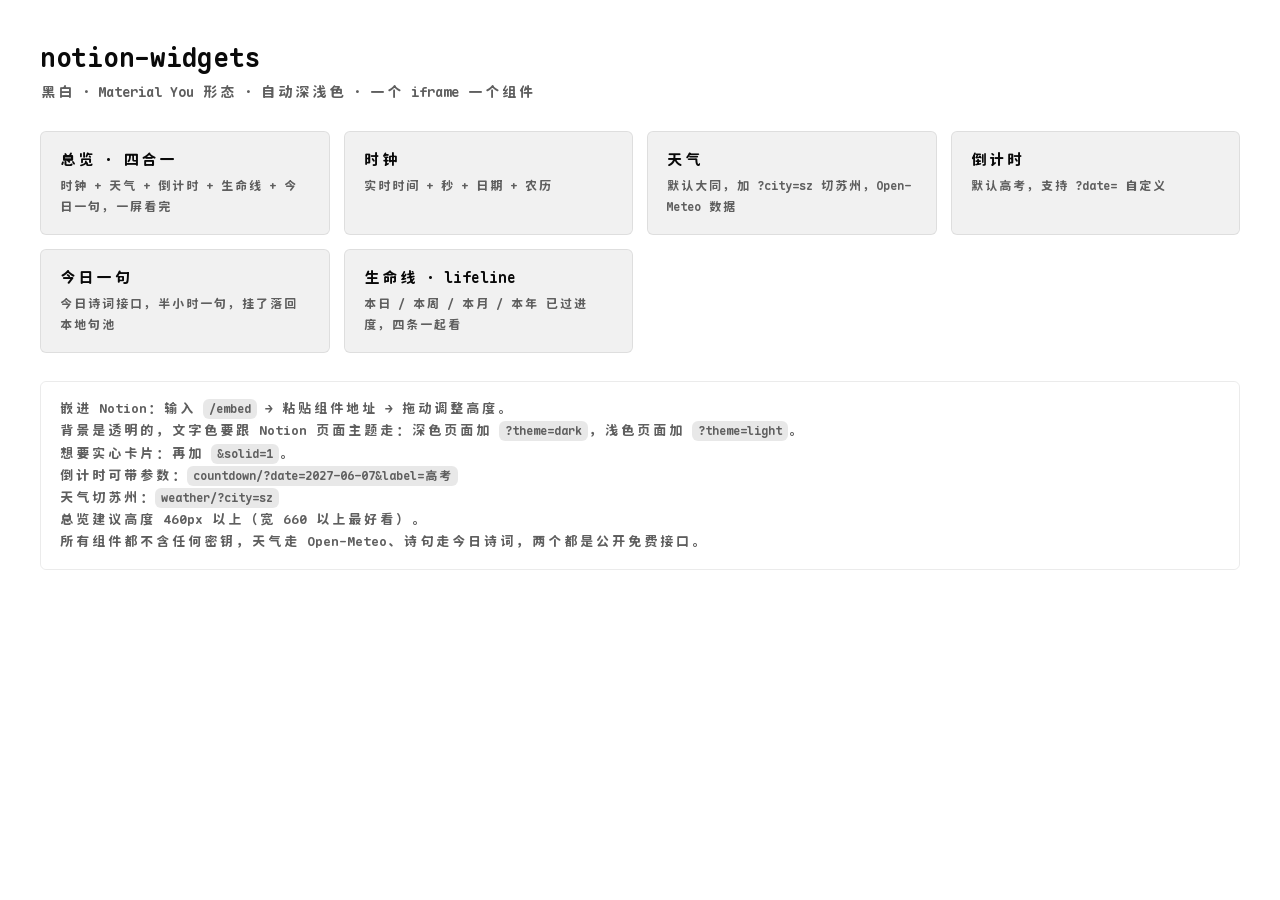
<file: index.html>
<!DOCTYPE html>
<html lang="zh-CN">
<head>
<meta charset="UTF-8">
<meta name="viewport" content="width=device-width, initial-scale=1">
<title>notion-widgets</title>
<link rel="stylesheet" href="assets/base.css">
<style>
  html, body { overflow: auto; }
  body { background: var(--bg); padding: clamp(16px, 4vw, 40px); }
  h1 {
    font-size: clamp(18px, 2.6vw, 26px);
    font-weight: 600;
    letter-spacing: -.01em;
    margin: 0 0 6px;
  }
  p.lead { color: var(--ink-2); font-size: 14px; margin: 0 0 28px; line-height: 1.6; }
  .grid {
    display: grid;
    grid-template-columns: repeat(auto-fill, minmax(240px, 1fr));
    gap: 14px;
  }
  a.tile {
    display: block;
    text-decoration: none;
    color: inherit;
    background: var(--surface);
    border: 1px solid var(--line);
    border-radius: var(--r-md);
    padding: 18px;
    transition: background .18s var(--ease), transform .18s var(--ease);
  }
  a.tile:hover { background: var(--surface-2); transform: translateY(-2px); }
  a.tile b { display: block; font-size: 15px; font-weight: 600; margin-bottom: 4px; }
  a.tile span { font-size: 12px; color: var(--ink-2); line-height: 1.5; }
  code {
    font-family: var(--mono);
    font-size: 12px;
    background: var(--surface-2);
    padding: 2px 6px;
    border-radius: 6px;
  }
  .tip {
    margin-top: 28px;
    padding: 16px 18px;
    border: 1px solid var(--line);
    border-radius: var(--r-md);
    font-size: 13px;
    line-height: 1.7;
    color: var(--ink-2);
  }
</style>
</head>
<body>
  <h1>notion-widgets</h1>
  <p class="lead">黑白 · Material You 形态 · 自动深浅色 · 一个 iframe 一个组件</p>

  <div class="grid">
    <a class="tile" href="all/">
      <b>总览 · 四合一</b>
      <span>时钟 + 天气 + 倒计时 + 生命线 + 今日一句，一屏看完</span>
    </a>
    <a class="tile" href="clock/">
      <b>时钟</b>
      <span>实时时间 + 秒 + 日期 + 农历</span>
    </a>
    <a class="tile" href="weather/">
      <b>天气</b>
      <span>默认大同，加 ?city=sz 切苏州，Open-Meteo 数据</span>
    </a>
    <a class="tile" href="countdown/">
      <b>倒计时</b>
      <span>默认高考，支持 ?date= 自定义</span>
    </a>
    <a class="tile" href="quote/">
      <b>今日一句</b>
      <span>今日诗词接口，半小时一句，挂了落回本地句池</span>
    </a>
    <a class="tile" href="lifeline/">
      <b>生命线 · lifeline</b>
      <span>本日 / 本周 / 本月 / 本年 已过进度，四条一起看</span>
    </a>
  </div>

  <div class="tip">
    嵌进 Notion：输入 <code>/embed</code> → 粘贴组件地址 → 拖动调整高度。<br>
    <b>背景是透明的</b>，文字色要跟 Notion 页面主题走：深色页面加 <code>?theme=dark</code>，浅色页面加 <code>?theme=light</code>。<br>
    想要实心卡片：再加 <code>&amp;solid=1</code>。<br>
    倒计时可带参数：<code>countdown/?date=2027-06-07&amp;label=高考</code><br>
    天气切苏州：<code>weather/?city=sz</code><br>
    总览建议高度 460px 以上（宽 660 以上最好看）。<br>
    所有组件都不含任何密钥，天气走 Open-Meteo、诗句走今日诗词，两个都是公开免费接口。
  </div>
</body>
</html>
</file>
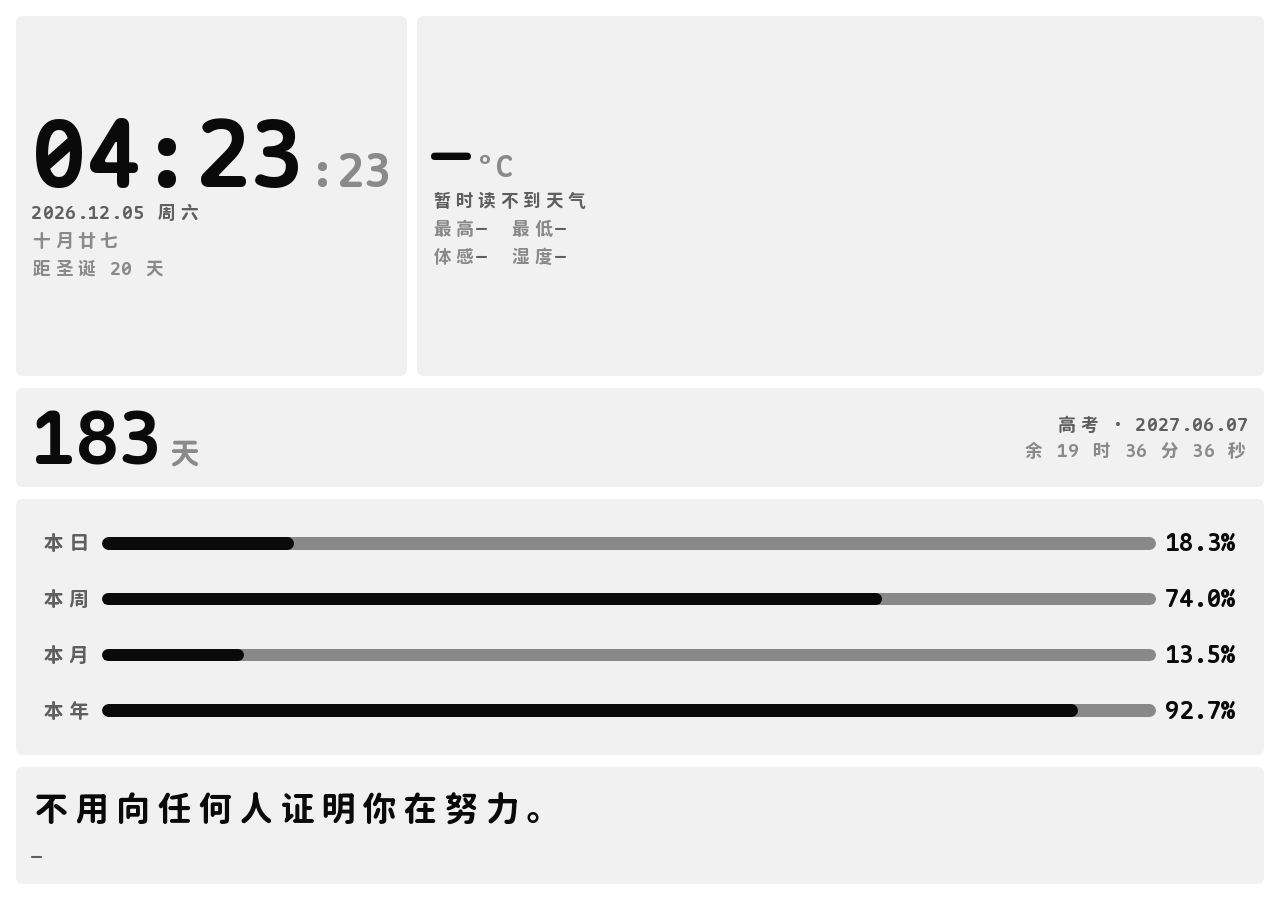
<file: all/index.html>
<!DOCTYPE html>
<html lang="zh-CN">
<head>
<meta charset="UTF-8">
<meta name="viewport" content="width=device-width, initial-scale=1">
<title>总览</title>
<link rel="stylesheet" href="../assets/base.css">
<script>
  (function () {
    var q = new URLSearchParams(location.search);
    var t = q.get('theme');
    if (t === 'dark' || t === 'light') document.documentElement.setAttribute('data-theme', t);
    if (q.get('solid') === '1') document.documentElement.setAttribute('data-solid', '');
  })();
</script>
<style>
  /* ═══ 铺满版 · 四块吃满容器 ══════════════════════════════════════════
     之前 .stage 上挂了个 max-width: 400px —— 容器再宽内容也只长到 400，
     在 Notion 里就等于两头留白、字看着更小。现在全去掉，四个块直接吃满。

     两种形态按容器宽高比自动切：
       宽高比 < 5:2（竖的、方的）  → 上两块并排 + 下两块通栏
       宽高比 ≥ 5:2（扁的）        → 四块横排一行

     字号统一用 min(vh, vw) 双约束 + vmin 兜底，容器放大字就跟着放大，
    容器再小也压不散。 */

  .card { padding: clamp(6px, 1.8vmin, 18px); }

  .stage {
    width: 100%;
    height: 100%;
    display: flex;
    flex-direction: column;
    justify-content: center;
    gap: clamp(4px, 1.4vmin, 12px);
    text-align: left;
  }

  .blk {
    background: var(--surface);
    border-radius: var(--r-md);
    padding: clamp(5px, 1.9vmin, 16px) clamp(6px, 2vmin, 15px);
    display: flex;
    flex-direction: column;
    justify-content: center;
    gap: clamp(1px, .55vmin, 5px);
    min-width: 0;
    min-height: 0;
    overflow: hidden;
  }

  .pair {
    display: flex;
    align-items: stretch;
    gap: clamp(4px, 1.4vmin, 10px);
    width: 100%;
    flex: 1 1 auto;
    min-height: 0;
  }
  .blk--time { flex: 0 0 auto; }
  .blk--wx   { flex: 1 1 auto; }

  .blk--count {
    flex: 0 0 auto;
    flex-direction: row;
    align-items: center;
    justify-content: space-between;
    gap: clamp(6px, 2vmin, 16px);
    /* 加了生命线后这块被压到 57px，横排内容装不下会竖溢，给个下限兜住 */
    min-height: clamp(48px, 15vmin, 76px);
  }
  .count-right {
    display: flex;
    flex-direction: column;
    align-items: flex-end;
    justify-content: center;
    gap: clamp(0px, .35vmin, 3px);
    text-align: right;
    min-width: 0;
  }

  /* ─── 生命线：四行进度（本日/本周/本月/本年）──────────── */
  .life-row {
    display: grid;
    grid-template-columns: auto minmax(0, 1fr) auto;
    align-items: center;
    gap: clamp(3px, 1.1vmin, 11px);
    min-width: 0;
  }

  .life-lbl {
    font-size: clamp(7px, min(2.9vh, 3.2vw), 20px);
    font-weight: var(--w-body);
    color: var(--ink-2);
    letter-spacing: .04em;
    white-space: nowrap;
    line-height: 1;
  }

  /* 轨道浓度 45%：跟单独组件一致，浅色深色都到 WCAG 3:1 */
  .life-track {
    position: relative;
    height: clamp(3px, min(1.6vmin, 1vw), 13px);
    background: var(--line-strong);
    background: color-mix(in srgb, var(--ink) 45%, transparent);
    border-radius: 999px;
    overflow: hidden;
    min-width: 0;
  }

  .life-fill {
    position: absolute;
    left: 0; top: 0; bottom: 0;
    width: 0;
    min-width: 2px;           /* 极低百分比也要看得见 */
    background: var(--ink);
    border-radius: 999px;
    transition: width .9s linear;
  }

  .life-pct {
    font-size: clamp(7px, min(3.4vh, 3.8vw), 24px);
    font-weight: var(--w-strong);
    font-variant-numeric: tabular-nums;
    letter-spacing: -.01em;
    color: var(--ink);
    text-align: right;
    /* 2.7em：刚好盖住最长文本「58.9%」，不同数值跳动时宽度仍稳定。
       原来 3.4em 是照着「100.0%」留的余量，元素比文字宽 4.6px，
       text-align:right 把文字顶到右边，会显得「条→文字」比「标签→条」松。 */
    min-width: 2.7em;
    /* 补一点点右侧内边距做光学对齐：汉字的字形本身左右各带白边，
       而数字和 % 右边缘很贴，不加这一笔会显得右边挤。 */
    padding-right: .15em;
    line-height: 1;
  }

  /* 四行均匀排开：块有多高就把四行分多开。
     用 space-evenly 不用 space-between —— between 把首尾两行顶到块的上下边缘
     （星说「本日本年太边缘」）。
     padding-block 和 gap 都归零，间隙全交给 space-evenly 算。
     选择器写成 .blk.blk--life 是必须的：扁排档里有 `.blk { padding: … }`，
     单类选择器同优先级、后出现会把它覆盖回去，首尾就会比中间多出一截。 */
  .blk.blk--life {
    justify-content: space-evenly;
    padding-block: 0;
    /* 左右留白比别的块大一点：标签原来离块的左边缘只有 5px，贴着边不动看 */
    padding-inline: clamp(9px, 3vmin, 26px);
    gap: 0;
    flex: 1 1 auto;      /* 竖排档也要分到高度，不然四行刚好撑满、一点间隙都没有 */
  }

  /* ─── 字级：主数字一套，其余全挂 .sub ──────────────────── */
  .num {
    display: flex;
    align-items: baseline;
    gap: clamp(1px, .6vmin, 6px);
    line-height: .92;
    color: var(--ink);
    font-weight: var(--w-strong);
    letter-spacing: -.03em;
  }

  /* 三个主数字：跟容器同步放大，上限放到 130 不封顶得太早 */
  #time { font-size: clamp(16px, min(10.2vh, 14vw), 120px); }
  #sec  { font-size: clamp(10px, min(5.1vh, 7vw), 60px); color: var(--ink-3); }
  #temp { font-size: clamp(13px, min(7.2vh, 10vw), 84px); }
  #days { font-size: clamp(15px, min(8.2vh, 11.5vw), 96px); }

  .unit, .deg {
    font-size: clamp(8px, min(3.4vh, 4.2vw), 30px);
    color: var(--ink-3);
    letter-spacing: .06em;
  }

  .sub {
    font-size: clamp(7px, min(2.7vh, 3.3vw), 18px);
    color: var(--ink-3);
    letter-spacing: .02em;
    white-space: nowrap;
  }
  .sub b { color: var(--ink-2); font-weight: var(--w-body); }
  .sub--main { color: var(--ink-2); }

  #text {
    margin: 0;
    font-size: clamp(9px, min(3.9vh, 4.8vw), 34px);
    line-height: 1.5;
    font-weight: var(--w-strong);
    color: var(--ink);
    min-width: 0;
    text-wrap: pretty;
  }
  .by-row {
    display: flex;
    align-items: baseline;
    gap: clamp(3px, 1vmin, 10px);
    margin-top: clamp(1px, .7vmin, 7px);
  }
  #by { color: var(--ink-2); }

  /* ─── 横向偏方（3/2 ~ 22/10）：时间块当主角 + 中间上下两块 + 最右生命线 ───
     四等分最呆板 —— 四块一样大、一样重，眼睛不知道先看哪儿。
     所以时间块跨两行占 1.75 倍宽，天气和倒计时在中间上下排，
     生命线在最右单独一列（也跨两行），引文收底通栏。

     下限从 6/5 提到 3/2：五块挤在 600×420 这种偏方的框里，中列只剩 137 宽，
     生命线的进度条会被压到 40 多像素。那种比例让它走竖排档更好看。 */
  @media (min-aspect-ratio: 3/2) and (max-aspect-ratio: 22/10) {
    .stage {
      display: grid;
      grid-template-columns: 1.55fr 1fr 1.15fr;
      grid-template-rows: 1fr 1fr auto;
      grid-template-areas:
        "time  wx     life"
        "time  count  life"
        "quote quote  quote";
      gap: clamp(4px, 1.3vmin, 13px);
    }
    .pair { display: contents; }

    .blk--time  { grid-area: time; }
    .blk--wx    { grid-area: wx; }
    .blk--count { grid-area: count; }
    .blk--life  { grid-area: life; }
    .blk--quote { grid-area: quote; }

    /* 中列只剩 159~204 宽，「高考 · 2027.06.07」这 15 个字放不下，
       绝对日期在这个尺寸里没什么用（上面已经有 217 天了），窄档直接藏掉，
       只留标签和剩余时分秒 */
    .blk--count .sep,
    .blk--count #target { display: none; }

    /* 倒计时块在这个档只有 280 宽，塞左右两组会断开一大段空隙 ——
       改成竖排左对齐，跟上面天气块同一个呼吸节奏 */
    .blk--count {
      flex-direction: column;
      align-items: flex-start;
      justify-content: center;
      gap: clamp(1px, .5vmin, 5px);
    }
    .count-right {
      align-items: flex-start;
      text-align: left;
      gap: clamp(0px, .3vmin, 2px);
    }

    /* 时间块是主角，但要把宽度让一点给生命线：1.75fr 收到 1.55fr，
       710×393 时约 281 宽、内宽 265，8 个字符按等宽 0.617em 算，
       字号上限 ≈ 265/4.94 ≈ 53px，取 12vmin/7.4vw 卡在里面。 */
    #time { font-size: clamp(15px, min(12vmin, 7.4vw), 72px); }
    #sec  { font-size: clamp(9px,  min(6vmin, 3.7vw), 36px); }
    #temp { font-size: clamp(12px, min(9vmin, 6vw), 62px); }
    #days { font-size: clamp(13px, min(9.5vmin, 6.4vw), 66px); }
    .unit, .deg { font-size: clamp(8px, min(4vmin, 2.8vw), 22px); }
    /* 「余 10 时 22 分 49 秒」12 个字，得压到中列内宽以内 */
    .sub  { font-size: clamp(6px, min(2.85vmin, 1.85vw), 12px); }
    #text { font-size: clamp(9px, min(4.2vmin, 3vw), 26px); }
  }

  /* ─── 扁容器：四块横排一行，各自按比例分宽度 ─────────────
     Notion 的 embed 拖成很扁的时候（宽高比 2.5 以上）。 */
  @media (min-aspect-ratio: 5/2) {
    .stage {
      flex-direction: row;
      align-items: stretch;
      gap: clamp(4px, 1vmin, 10px);
    }
    .pair { display: contents; }        /* 拆掉包裹层，四块直接并排 */

    .blk--time  { flex: 2.2 1 0; }
    .blk--wx    { flex: 1.25 1 0; }
    .blk--count { flex: 1.7 1 0; flex-direction: column; align-items: flex-start; justify-content: center; }
    .blk--life  { flex: 1.45 1 0; }
    .blk--quote { flex: 1.9 1 0; }

    .count-right { align-items: flex-start; text-align: left; }

    /* 扁框里高度就是瓶颈，全部按 vh 定，把纵向空间吃满 */
    #time { font-size: clamp(13px, 15.5vh, 72px); }
    #sec  { font-size: clamp(9px, 8.5vh, 34px); }
    #temp { font-size: clamp(11px, 12vh, 50px); }
    #days { font-size: clamp(12px, 13.5vh, 56px); }
    .unit, .deg { font-size: clamp(7px, 6vh, 22px); }
    .sub  { font-size: clamp(6px, 5vh, 13px); }
    #text { font-size: clamp(7px, 5.4vh, 15px); line-height: 1.35; }
    .blk  { padding: clamp(4px, 4.5vh, 14px) clamp(5px, 1.6vmin, 14px); }
  }

  /* 极窄竖屏：只压字号，结构不动 */
  @media (max-width: 280px) {
    #time { font-size: clamp(14px, 11vw, 60px); }
    #temp { font-size: clamp(12px, 8vw, 40px); }
    #days { font-size: clamp(13px, 9vw, 46px); }
  }
</style>
</head>
<body>
  <div class="card">
    <div class="stage">

      <!-- 上半：时间块 + 天气块 -->
      <div class="pair">

        <div class="blk blk--time">
          <div class="num"><span id="time">--:--</span><span id="sec">:--</span></div>
          <span id="date" class="sub sub--main">—</span>
          <span id="lunar" class="sub">—</span>
          <span id="festival" class="sub">—</span>
        </div>

        <div class="blk blk--wx">
          <div class="num"><span id="temp">—</span><span class="deg">°C</span></div>
          <span id="desc" class="sub sub--main">正在读取…</span>
          <span class="sub">最高<b id="hi">—</b>　最低<b id="lo">—</b></span>
          <span class="sub">体感<b id="feel">—</b>　湿度<b id="hum">—</b></span>
        </div>

      </div>

      <!-- 中段：倒计时 -->
      <div class="blk blk--count">
        <div class="num"><span id="days">—</span><span class="unit">天</span></div>
        <div class="count-right">
          <span class="sub sub--main"><span id="label">—</span><span class="sep"> · </span><span id="target">—</span></span>
          <span id="detail" class="sub">—</span>
        </div>
      </div>

      <!-- 生命线：本日 / 本周 / 本月 / 本年 -->
      <div class="blk blk--life">
        <div class="life-row"><span class="life-lbl">本日</span><span class="life-track"><i class="life-fill" id="lf0"></i></span><span class="life-pct" id="lp0">—</span></div>
        <div class="life-row"><span class="life-lbl">本周</span><span class="life-track"><i class="life-fill" id="lf1"></i></span><span class="life-pct" id="lp1">—</span></div>
        <div class="life-row"><span class="life-lbl">本月</span><span class="life-track"><i class="life-fill" id="lf2"></i></span><span class="life-pct" id="lp2">—</span></div>
        <div class="life-row"><span class="life-lbl">本年</span><span class="life-track"><i class="life-fill" id="lf3"></i></span><span class="life-pct" id="lp3">—</span></div>
      </div>

      <!-- 底部：今日一句 -->
      <div class="blk blk--quote">
        <p id="text">—</p>
        <div class="by-row">
          <span id="by" class="sub">—</span>
        </div>
      </div>

    </div>
  </div>
<script src="../assets/lunar.js"></script>
<script>
/* ═══ ① 时钟 ═══════════════════════════════════════════════ */
(function () {
  var WEEK = ['周日','周一','周二','周三','周四','周五','周六'];
  var elTime  = document.getElementById('time');
  var elSec   = document.getElementById('sec');
  var elDate  = document.getElementById('date');
  var elLunar = document.getElementById('lunar');
  var elFest  = document.getElementById('festival');
  function pad(n) { return n < 10 ? '0' + n : '' + n; }

  // ── 只看这五个重要节日：公历三个、农历两个 ──────────────
  var FEST = [
    { type: 'solar', m: 10, d: 1,  name: '国庆'   },
    { type: 'solar', m: 10, d: 31, name: '万圣节' },
    { type: 'solar', m: 12, d: 25, name: '圣诞'   },
    { type: 'lunar', m: 8,  d: 15, name: '中秋'   },
    { type: 'lunar', m: 1,  d: 1,  name: '春节'   }
  ];

  /* 从今天起往后找最近的一个节日；农历节日靠 toLunar 逐日试出来 */
  function nextFestival(from) {
    var y = from.getFullYear(), mo = from.getMonth(), da = from.getDate();
    for (var i = 0; i <= 420; i++) {
      var d = new Date(y, mo, da + i);
      for (var k = 0; k < FEST.length; k++) {
        var f = FEST[k];
        if (f.type === 'solar') {
          if (d.getMonth() + 1 === f.m && d.getDate() === f.d) return { name: f.name, days: i };
        } else if (typeof toLunar === 'function') {
          var l = toLunar(d);
          if (!l.leap && l.m === f.m && l.d === f.d) return { name: f.name, days: i };
        }
      }
    }
    return null;
  }

  var lastKey = '';

  function tick() {
    var d = new Date();
    elTime.textContent = pad(d.getHours()) + ':' + pad(d.getMinutes());
    elSec.textContent  = ':' + pad(d.getSeconds());

    var key = d.getFullYear() + '-' + d.getMonth() + '-' + d.getDate();
    if (key !== lastKey) {
      lastKey = key;
      var lunar = '';
      try { lunar = (typeof lunarText === 'function') ? lunarText(d) : ''; } catch (e) {}
      elDate.textContent  = d.getFullYear() + '.' + pad(d.getMonth() + 1) + '.' + pad(d.getDate())
                          + ' ' + WEEK[d.getDay()];
      elLunar.textContent = lunar || ' ';

      // 距下一个重要节日（一天只算一次）
      if (elFest) {
        try {
          var f = nextFestival(d);
          // 交给引文块用：今天是节日就别再让接口随机了
          window.__todayFest = (f && f.days === 0) ? f.name : '';
          elFest.textContent = !f ? ' '
            : f.days === 0 ? '今天 · ' + f.name
            : f.days === 1 ? '明天 · ' + f.name
            : '距' + f.name + ' ' + f.days + ' 天';
        } catch (e2) { elFest.textContent = ' '; window.__todayFest = ''; }
      }
    }
  }
  tick();
  setInterval(tick, 1000);
})();

/* ═══ ② 天气（Open-Meteo，免费无 key）══════════════════════ */
(function () {
  var CITIES = {
    dt: { name: '大同', lat: 40.0933, lon: 113.2998 },
    sz: { name: '苏州', lat: 31.2989, lon: 120.5853 }
  };
  var WMO = {
    0:'晴', 1:'大部晴', 2:'多云', 3:'阴',
    45:'雾', 48:'雾凇',
    51:'毛毛雨', 53:'小雨', 55:'细密雨',
    56:'冻雨', 57:'冻雨',
    61:'小雨', 63:'中雨', 65:'大雨',
    66:'冻雨', 67:'强冻雨',
    71:'小雪', 73:'中雪', 75:'大雪', 77:'雪粒',
    80:'阵雨', 81:'阵雨', 82:'强阵雨',
    85:'阵雪', 86:'强阵雪',
    95:'雷阵雨', 96:'雷暴冰雹', 99:'强雷暴冰雹'
  };

  var elTemp = document.getElementById('temp');
  var elDesc = document.getElementById('desc');
  var elHi   = document.getElementById('hi');
  var elLo   = document.getElementById('lo');
  var elFeel = document.getElementById('feel');
  var elHum  = document.getElementById('hum');

  var wanted = new URLSearchParams(location.search).get('city');
  var current = (wanted && CITIES[wanted]) ? wanted : 'dt';

  var cache = {};
  var TTL = 10 * 60 * 1000;

  function fail(msg) {
    elTemp.textContent = '—';
    elDesc.textContent = msg || '暂时读不到天气';
    elHi.textContent = '—'; elLo.textContent = '—';
    elFeel.textContent = '—'; elHum.textContent = '—';
  }

  function render(d, city) {
    var cur = d.current || {};
    var day = d.daily || {};
    elTemp.textContent = Math.round(cur.temperature_2m);
    elDesc.textContent = (WMO[cur.weather_code] || '—') + ' · ' + city.name;

    var hi = Math.round((day.temperature_2m_max || [])[0]);
    var lo = Math.round((day.temperature_2m_min || [])[0]);
    elHi.textContent   = isFinite(hi) ? hi + '°' : '—';
    elLo.textContent   = isFinite(lo) ? lo + '°' : '—';
    elFeel.textContent = Math.round(cur.apparent_temperature) + '°';
    elHum.textContent  = Math.round(cur.relative_humidity_2m) + '%';
  }

  function fetchWeather(key) {
    var city = CITIES[key];
    var hit = cache[key];
    if (hit && Date.now() - hit.at < TTL) { render(hit.data, city); return; }

    elDesc.textContent = '正在读取…';

    var url = 'https://api.open-meteo.com/v1/forecast'
            + '?latitude=' + city.lat + '&longitude=' + city.lon
            + '&current=temperature_2m,apparent_temperature,weather_code,relative_humidity_2m'
            + '&daily=temperature_2m_max,temperature_2m_min'
            + '&timezone=Asia%2FShanghai&forecast_days=1';

    var ctrl = window.AbortController ? new AbortController() : null;
    var timer = setTimeout(function () { if (ctrl) ctrl.abort(); }, 12000);

    fetch(url, ctrl ? { signal: ctrl.signal } : undefined)
      .then(function (r) {
        if (!r.ok) throw new Error('HTTP ' + r.status);
        return r.json();
      })
      .then(function (data) {
        clearTimeout(timer);
        cache[key] = { at: Date.now(), data: data };
        render(data, city);
      })
      .catch(function () {
        clearTimeout(timer);
        fail('暂时读不到天气');
      });
  }

  fetchWeather(current);
  setInterval(function () { fetchWeather(current); }, TTL);
})();

/* ═══ ③ 倒计时 ═════════════════════════════════════════════ */
(function () {
  var q = new URLSearchParams(location.search);
  var dateStr = q.get('date') || '2027-06-07';
  var label   = q.get('label') || '高考';

  var m = /^(\d{4})-(\d{1,2})-(\d{1,2})$/.exec(dateStr);
  var target = m
    ? new Date(+m[1], +m[2] - 1, +m[3], 0, 0, 0)
    : new Date(2027, 5, 7, 0, 0, 0);

  document.getElementById('label').textContent = label;
  document.getElementById('target').textContent =
    target.getFullYear() + '.' + ('0' + (target.getMonth() + 1)).slice(-2) + '.' + ('0' + target.getDate()).slice(-2);

  var elDays = document.getElementById('days');
  var elDetail = document.getElementById('detail');
  function pad(n) { return n < 10 ? '0' + n : '' + n; }

  function tick() {
    var now = new Date();
    var diff = target - now;
    var past = diff < 0;
    var abs = Math.abs(diff);

    var d  = Math.floor(abs / 864e5);
    var h  = Math.floor(abs % 864e5 / 36e5);
    var mi = Math.floor(abs % 36e5 / 6e4);
    var s  = Math.floor(abs % 6e4 / 1e3);

    elDays.textContent = past ? '−' + d : d;
    var tail = (h > 0 ? h + ' 时 ' : '') + pad(mi) + ' 分 ' + pad(s) + ' 秒';
    elDetail.textContent = (past ? '超 ' : '余 ') + tail;
  }
  tick();
  setInterval(tick, 1000);
})();

/* ═══ ④ 今日一句（本地句池，零外部请求）═══════════════════ */
(function () {
  var POOL = [
    ['在隆冬，我终于知道，我身上有一个不可战胜的夏天。', '加缪'],
    ['重要的不是治愈，而是带着病痛活下去。', '加缪'],
    ['我反抗，故我们存在。', '加缪'],
    ['人是被判定为自由的。', '萨特'],
    ['要爱具体的人，不要爱抽象的人。', '陀思妥耶夫斯基'],
    ['最要紧的是：首先善良，其次诚实，再其次永远不要相互遗忘。', '陀思妥耶夫斯基'],
    ['我不是在黑暗中，我是黑暗本身的一部分。', '—'],
    ['哪有什么胜利可言，挺住意味着一切。', '里尔克'],
    ['你必须改变你的生活。', '里尔克'],
    ['你不需要离开房间。只需坐在桌前倾听。', '卡夫卡'],
    ['我不匆忙，太阳和月亮也不匆忙。', '佩索阿'],
    ['凡不可说的，应当沉默。', '维特根斯坦'],
    ['慢的乐趣怎么失传了呢？', '昆德拉'],
    ['一个人知道自己为什么而活，就可以忍受任何一种生活。', '尼采'],
    ['我偏爱写诗的荒谬，胜过不写诗的荒谬。', '辛波斯卡'],
    ['岁月不饶人，我亦未曾饶过岁月。', '木心'],
    ['我是一个在黑暗中大雪纷飞的人哪。', '木心'],
    ['所谓无底深渊，下去，也是前程万里。', '木心'],
    ['生活最好的状态是冷冷清清的风风火火。', '木心'],

    ['把今天过完，就是答案的一部分。', '—'],
    ['不必一次想清楚一生，先想清楚这一页。', '—'],
    ['焦虑多半是因为想得太远，而手边的事没做。', '—'],
    ['你只需要把灯打开，黑暗就不能再占满房间。', '—'],
    ['沉默不是没话说，是话太重。', '—'],
    ['慢一点没关系，方向对就行。', '—'],
    ['真正的自律，是不必跟自己讨价还价。', '—'],
    ['孤独不是身边没人，是没有一个人听得懂你在说什么。', '—'],
    ['休息不是浪费，是让齿轮咬得回去。', '—'],
    ['身体比脑子诚实，累了它先说。', '—'],
    ['有些日子用来前进，有些日子只用来站住。', '—'],
    ['难过的时候不要做决定。', '—'],
    ['把标准立在自己身上，别人的评价就只是参考。', '—'],
    ['你已经比你以为的走得更远了。', '—'],
    ['想不通的事先放下，答案常在走路时冒出来。', '—'],
    ['一天里做成一件事就够了。', '—'],
    ['不要在深夜评价自己。', '—'],
    ['不用向任何人证明你在努力。', '—'],
    ['把小事做对，秩序就回来了。', '—'],
    ['能安静待一会儿的人，心里有地方。', '—'],
    ['怕，是因为在乎；怕完了还是要去。', '—'],
    ['所有的笨拙，都是还没熟的手。', '—'],
    ['把话说清楚，比把话说漂亮重要。', '—'],
    ['情绪来了先别动手，它待不了太久。', '—'],
    ['对一个人最深的照顾，是记得他说过的事。', '—'],
    ['你不需要被所有人喜欢，只需要被几个人认真对待。', '—'],
    ['慢慢来，也是一种到。', '—'],
    ['今天不必赢，今天别断。', '—'],
    ['手边有热的东西，就不算太冷。', '—'],
    ['读书是替自己找一些能一起说话的人。', '—']
  ];

  /* 每半小时换一句。诗句来自「今日诗词」开放接口：
       GET https://v1.jinrishici.com/all.json
       返回 { content, author, origin, category }，免费、无需 key、
       响应头 access-control-allow-origin: * —— 浏览器能直连。
     接口万一挂了就落回上面这个本地句池，界面永远不会空。

     刷新节奏：时间切成 30 分钟一格，跨格才重新取；
     每 15 秒对一次表，到点立刻换，不靠 setInterval(30min) 慢慢漂。 */
  var SLOT_MS = 30 * 60 * 1000;
  var POEM_API = 'https://v1.jinrishici.com/all.json';

  function slotHash(slot) {
    var h = slot;
    h = (h ^ 61) ^ (h >>> 16);
    h = h + (h << 3);
    h = h ^ (h >>> 4);
    h = h * 0x27d4eb2d;
    h = h ^ (h >>> 15);
    return Math.abs(h) % POOL.length;
  }

  var elText = document.getElementById('text');
  var elBy   = document.getElementById('by');
  var curSlot = -1;

  function renderLocal(slot) {
    var item = POOL[slotHash(slot)];
    elText.textContent = item[0];
    elBy.textContent = item[1];
  }

  /* 节日当天不走接口，直接用本地配好的诗句 —— 确定性优先。
     今日诗词的 all.json 实测 20 次里只有 2 次是节日类（10%），
     节日当天靠它随机，八成给不到该节日的诗。 */
  var FESTIVAL_POEMS = {
    '春节': [
      ['爆竹声中一岁除，春风送暖入屠苏。', '王安石 · 元日'],
      ['千门万户曈曈日，总把新桃换旧符。', '王安石 · 元日'],
      ['半盏屠苏犹未举，灯前小草写桃符。', '陆游 · 除夜雪']
    ],
    '中秋': [
      ['但愿人长久，千里共婵娟。', '苏轼 · 水调歌头'],
      ['海上生明月，天涯共此时。', '张九龄 · 望月怀远'],
      ['今夜月明人尽望，不知秋思落谁家。', '王建 · 十五夜望月'],
      ['露从今夜白，月是故乡明。', '杜甫 · 月夜忆舍弟']
    ],
    '国庆': [
      ['会当凌绝顶，一览众山小。', '杜甫 · 望岳'],
      ['黄河远上白云间，一片孤城万仞山。', '王之涣 · 凉州词'],
      ['大漠孤烟直，长河落日圆。', '王维 · 使至塞上']
    ],
    '万圣节': [
      ['银烛秋光冷画屏，轻罗小扇扑流萤。', '杜牧 · 秋夕'],
      ['秋风清，秋月明，落叶聚还散。', '李白 · 秋风词'],
      ['露湿秋香满池岸，由来不羡瓦松高。', '郑谷 · 菊']
    ],
    '圣诞': [
      ['忽如一夜春风来，千树万树梨花开。', '岑参 · 白雪歌送武判官归京'],
      ['晚来天欲雪，能饮一杯无。', '白居易 · 问刘十九'],
      ['孤舟蓑笠翁，独钓寒江雪。', '柳宗元 · 江雪']
    ]
  };

  function render() {
    var slot = Math.floor(Date.now() / SLOT_MS);
    if (slot === curSlot) return;
    curSlot = slot;

    // ① 节日当天：本地节日诗，不出网，确定命中
    var fest = window.__todayFest || '';
    var fp = FESTIVAL_POEMS[fest];
    if (fp && fp.length) {
      var p = fp[slot % fp.length];
      elText.textContent = p[0];
      elBy.textContent = p[1];
      return;
    }

    // ② 平时：取今日诗词
    var ctrl = window.AbortController ? new AbortController() : null;
    var timer = setTimeout(function () { if (ctrl) ctrl.abort(); }, 8000);

    fetch(POEM_API, ctrl ? { signal: ctrl.signal, cache: 'no-store' } : { cache: 'no-store' })
      .then(function (r) {
        if (!r.ok) throw new Error('HTTP ' + r.status);
        return r.json();
      })
      .then(function (d) {
        clearTimeout(timer);
        if (!d || !d.content) throw new Error('empty');
        elText.textContent = d.content;
        var meta = [];
        if (d.author) meta.push(d.author);
        if (d.origin) meta.push(d.origin);
        elBy.textContent = meta.length ? meta.join(' · ') : '—';
      })
      .catch(function () {
        clearTimeout(timer);
        renderLocal(slot);      // 接口挂了先兜底，界面不能空
        /* 但兜底不等于认输：这一格还没结束就再试一次。
           否则一次网络抖动 / 偶发 403 会把本地句锁死半小时。 */
        setTimeout(function () {
          if (curSlot === slot) { curSlot = -1; render(); }
        }, 90000);
      });
  }

  render();
  setInterval(render, 15000);
})();

/* ═══ ⑤ 生命线：本日 / 本周 / 本月 / 本年 已过进度 ══════════ */
(function () {
  var fills = [
    document.getElementById('lf0'), document.getElementById('lf1'),
    document.getElementById('lf2'), document.getElementById('lf3')
  ];
  var pcts = [
    document.getElementById('lp0'), document.getElementById('lp1'),
    document.getElementById('lp2'), document.getElementById('lp3')
  ];
  if (!fills[0]) return;

  /* 四段区间都用 Date 构造，月长闰年交给浏览器，不手算毫秒 */
  function spans(now) {
    var y = now.getFullYear(), m = now.getMonth(), d = now.getDate();
    var dayStart = new Date(y, m, d), dayEnd = new Date(y, m, d + 1);
    var dow = (dayStart.getDay() + 6) % 7;            // 周一=0
    var weekStart = new Date(y, m, d - dow), weekEnd = new Date(y, m, d - dow + 7);
    var monthStart = new Date(y, m, 1), monthEnd = new Date(y, m + 1, 1);
    var yearStart = new Date(y, 0, 1), yearEnd = new Date(y + 1, 0, 1);
    return [[dayStart, dayEnd], [weekStart, weekEnd],
            [monthStart, monthEnd], [yearStart, yearEnd]];
  }

  function tickLife() {
    var now = new Date(), t = now.getTime(), s = spans(now);
    for (var i = 0; i < 4; i++) {
      var total = s[i][1] - s[i][0];
      if (!(total > 0)) continue;
      var r = (t - s[i][0]) / total;
      r = r < 0 ? 0 : r > 1 ? 1 : r;
      var p = r * 100;
      fills[i].style.width = p.toFixed(2) + '%';
      pcts[i].textContent = (p >= 99.995 ? '100' : p.toFixed(1)) + '%';
    }
  }

  tickLife();
  setInterval(tickLife, 1000);
})();
</script>
</body>
</html>
</file>
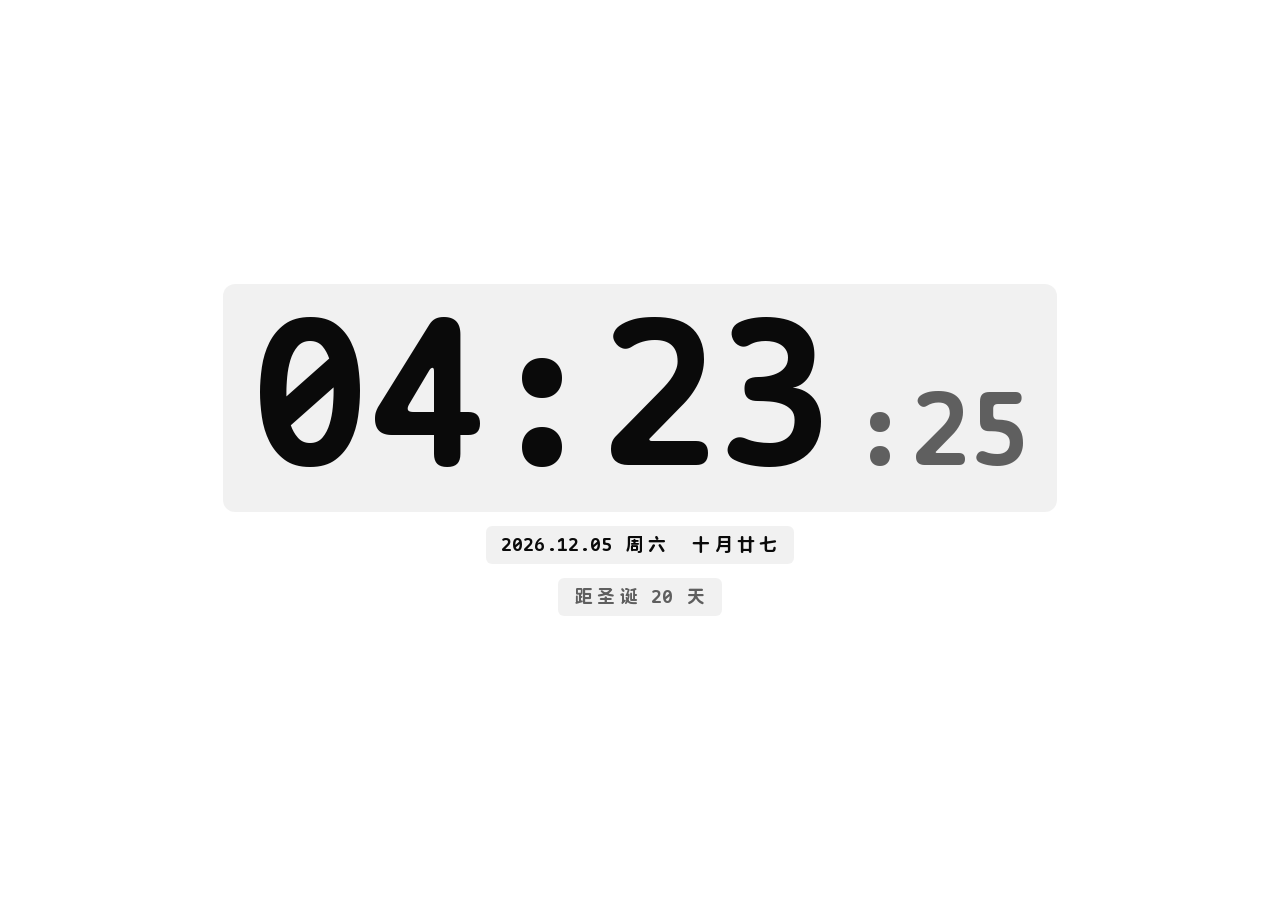
<file: clock/index.html>
<!DOCTYPE html>
<html lang="zh-CN">
<head>
<meta charset="UTF-8">
<meta name="viewport" content="width=device-width, initial-scale=1">
<title>时钟</title>
<link rel="stylesheet" href="../assets/base.css">
<script>
  (function () {
    var q = new URLSearchParams(location.search);
    var t = q.get('theme');
    if (t === 'dark' || t === 'light') document.documentElement.setAttribute('data-theme', t);
    if (q.get('solid') === '1') document.documentElement.setAttribute('data-solid', '');
  })();
</script>
<style>
  /* 主字号存成变量，秒数取它的一半 —— 用 em 会按 body 16px 算，出不来一半 */
  .card { --big: clamp(40px, min(38vh, 19vw), 200px); }
  #time { font-size: var(--big); }
  #sec  { font-size: calc(var(--big) * .5); }
</style>
</head>
<body>
  <div class="card">
    <div class="main">
      <div class="block">
        <p class="display" id="time">--:--</p><span class="sec" id="sec">:--</span>
      </div>
      <span class="chip chip--strong" id="date">—</span>
      <span class="chip" id="festival">—</span>
    </div>
  </div>

<script src="../assets/lunar.js"></script>
<script>
(function () {
  var WEEK = ['周日','周一','周二','周三','周四','周五','周六'];
  var elTime = document.getElementById('time');
  var elSec  = document.getElementById('sec');
  var elDate = document.getElementById('date');
  var elFest = document.getElementById('festival');

  /* 只看这五个重要节日：公历三个、农历两个。
     公历直接比月日；农历靠 toLunar 逐日往后试，最多扫 420 天。 */
  var FEST = [
    { type: 'solar', m: 10, d: 1,  name: '国庆'   },
    { type: 'solar', m: 10, d: 31, name: '万圣节' },
    { type: 'solar', m: 12, d: 25, name: '圣诞'   },
    { type: 'lunar', m: 8,  d: 15, name: '中秋'   },
    { type: 'lunar', m: 1,  d: 1,  name: '春节'   }
  ];

  function nextFestival(from) {
    var y = from.getFullYear(), mo = from.getMonth(), da = from.getDate();
    for (var i = 0; i <= 420; i++) {
      var d = new Date(y, mo, da + i);
      for (var k = 0; k < FEST.length; k++) {
        var f = FEST[k];
        if (f.type === 'solar') {
          if (d.getMonth() + 1 === f.m && d.getDate() === f.d) return { name: f.name, days: i };
        } else if (typeof toLunar === 'function') {
          var l = toLunar(d);
          if (!l.leap && l.m === f.m && l.d === f.d) return { name: f.name, days: i };
        }
      }
    }
    return null;
  }

  function pad(n) { return n < 10 ? '0' + n : '' + n; }

  var lunarKey = '';

  function tick() {
    var d = new Date();
    elTime.textContent = pad(d.getHours()) + ':' + pad(d.getMinutes());
    elSec.textContent  = ':' + pad(d.getSeconds());

    // 农历一天才变一次，算一次缓存住
    var key = d.getFullYear() + '-' + d.getMonth() + '-' + d.getDate();
    if (key !== lunarKey) {
      lunarKey = key;
      var lunar = '';
      try { lunar = (typeof lunarText === 'function') ? lunarText(d) : ''; } catch (e) {}
      elDate.textContent = d.getFullYear() + '.' + pad(d.getMonth() + 1) + '.' + pad(d.getDate())
                         + ' ' + WEEK[d.getDay()] + (lunar ? '　' + lunar : '');

      if (elFest) {
        try {
          var f = nextFestival(d);
          elFest.textContent = !f ? ' '
            : f.days === 0 ? '今天 · ' + f.name
            : f.days === 1 ? '明天 · ' + f.name
            : '距' + f.name + ' ' + f.days + ' 天';
        } catch (e2) { elFest.textContent = ' '; }
      }
    }
  }

  tick();
  setInterval(tick, 1000);
})();
</script>
</body>
</html>
</file>
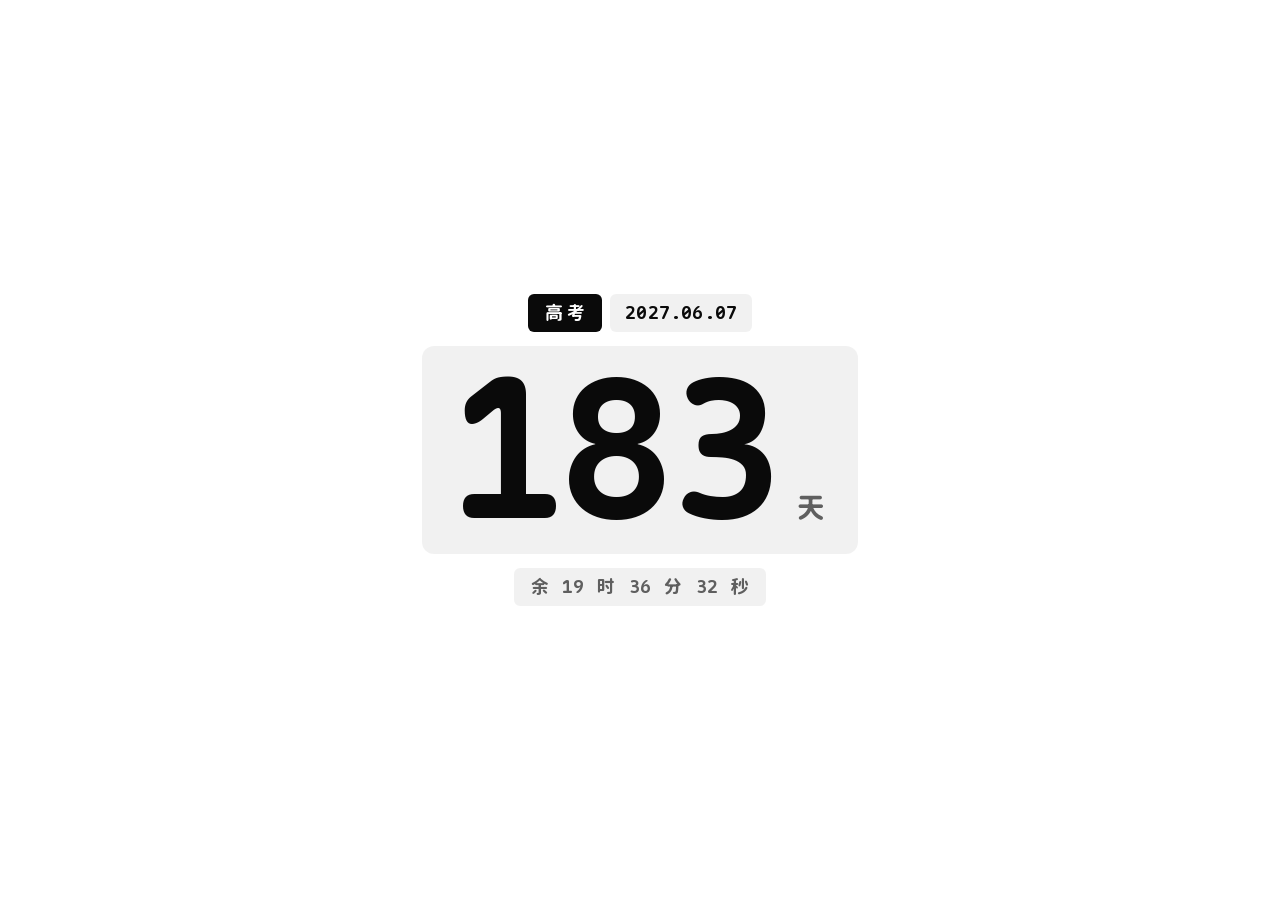
<file: countdown/index.html>
<!DOCTYPE html>
<html lang="zh-CN">
<head>
<meta charset="UTF-8">
<meta name="viewport" content="width=device-width, initial-scale=1">
<title>倒计时</title>
<link rel="stylesheet" href="../assets/base.css">
<script>
  (function () {
    var q = new URLSearchParams(location.search);
    var t = q.get('theme');
    if (t === 'dark' || t === 'light') document.documentElement.setAttribute('data-theme', t);
    if (q.get('solid') === '1') document.documentElement.setAttribute('data-solid', '');
  })();
</script>
<style>
  #days { font-size: clamp(40px, min(36vh, 18vw), 190px); }
  .unit { font-size: clamp(15px, 7vh, 28px); letter-spacing: .1em; }
</style>
</head>
<body>
  <div class="card">
    <div class="main">
      <div class="row">
        <span class="chip chip--ink" id="label">—</span>
        <span class="chip chip--strong" id="target">—</span>
      </div>
      <div class="block">
        <p class="display" id="days">—</p>
        <span class="unit">天</span>
      </div>
      <span class="chip" id="detail">—</span>
    </div>
  </div>

<script>
(function () {
  // 参数：?date=2027-06-07&label=高考
  var q = new URLSearchParams(location.search);
  var raw   = q.get('date')  || '2027-06-07';
  var label = q.get('label') || '高考';

  // 只取日期部分，避免时区把时刻算歪
  var m = /^(\d{4})-(\d{2})-(\d{2})$/.exec(raw.trim());
  var target = m
    ? new Date(+m[1], +m[2] - 1, +m[3], 0, 0, 0, 0)
    : new Date(2027, 5, 7, 0, 0, 0, 0);

  document.getElementById('label').textContent = label;
  document.getElementById('target').textContent =
    target.getFullYear() + '.' +
    ('0' + (target.getMonth() + 1)).slice(-2) + '.' +
    ('0' + target.getDate()).slice(-2);

  var elDays   = document.getElementById('days');
  var elDetail = document.getElementById('detail');

  function pad(n) { return n < 10 ? '0' + n : '' + n; }

  function tick() {
    var now = new Date();
    var diff = target - now;          // 毫秒
    var past = diff < 0;
    var abs  = Math.abs(diff);

    var d  = Math.floor(abs / 864e5);
    var h  = Math.floor(abs % 864e5 / 36e5);
    var mi = Math.floor(abs % 36e5 / 6e4);
    var s  = Math.floor(abs % 6e4 / 1e3);

    elDays.textContent = past ? '−' + d : d;
    elDetail.textContent = (past ? '超出 ' : '余 ') + h + ' 时 ' + pad(mi) + ' 分 ' + pad(s) + ' 秒';
  }

  tick();
  setInterval(tick, 1000);
})();
</script>
</body>
</html>
</file>
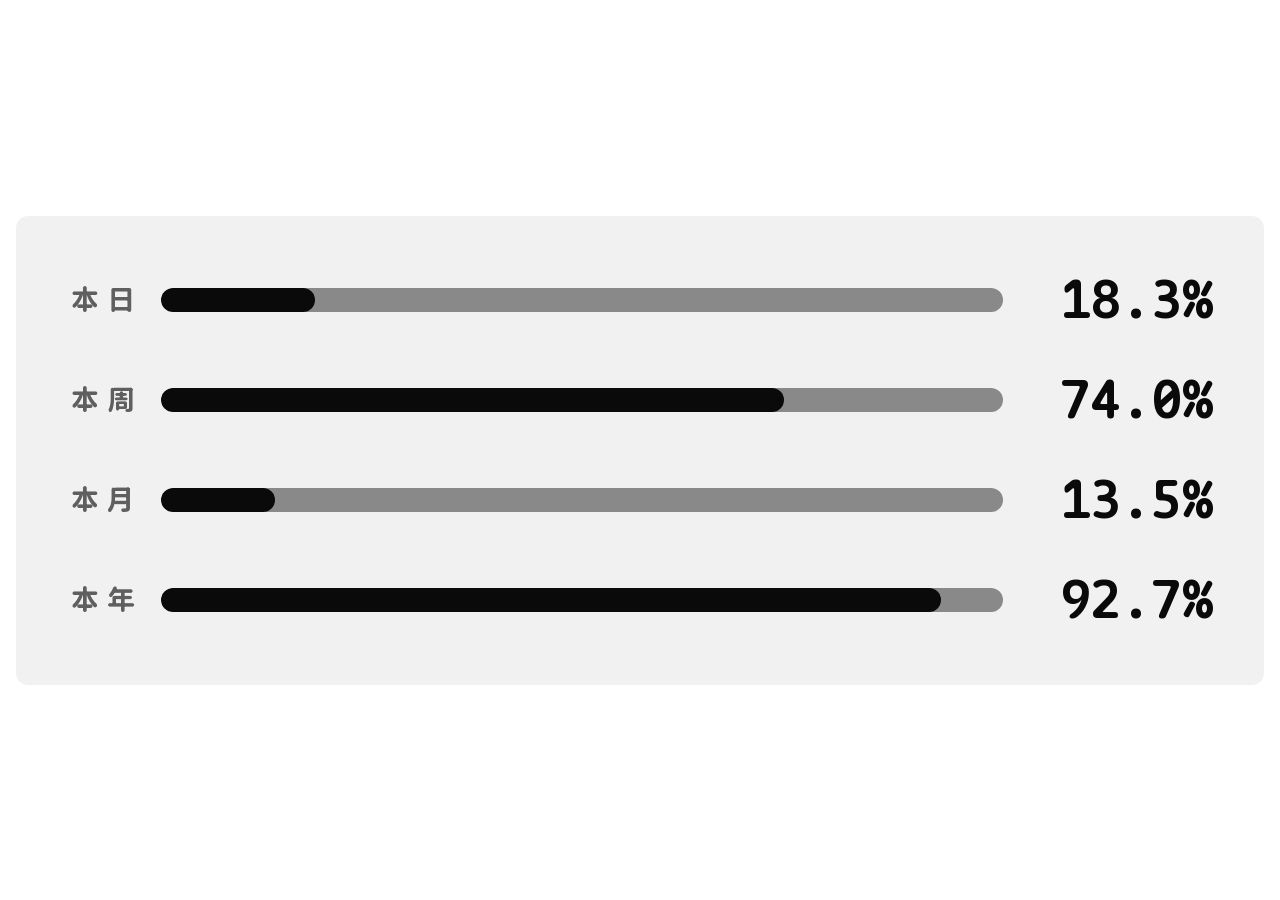
<file: lifeline/index.html>
<!DOCTYPE html>
<html lang="zh-CN">
<head>
<meta charset="UTF-8">
<meta name="viewport" content="width=device-width, initial-scale=1">
<title>生命线 · lifeline</title>
<link rel="stylesheet" href="../assets/base.css">
<script>
  (function () {
    var q = new URLSearchParams(location.search);
    var t = q.get('theme');
    if (t === 'dark' || t === 'light') document.documentElement.setAttribute('data-theme', t);
    if (q.get('solid') === '1') document.documentElement.setAttribute('data-solid', '');
  })();
</script>
<style>
  /* 四行摞一起，行高跟容器走；太矮时 gap 先缩，字号靠 vmin 兜住 */
  /* 外层只留一点点，背景块交给 .lifeline 自己做，跟其他组件的 .block 一个路数 */
  .card {
    gap: clamp(6px, 2.6vh, 26px);
    padding: clamp(8px, 2vh, 16px);
  }

  /* 一整块底色包住四行 —— 不拆成四个横条（星明确否过「四条条形板块」）。
     flex:1 让它撑满容器高度，否则竖版 560 高里块只有 400 见方，四周黑场太空。 */
  /* 一整块底色包住四行 —— 不拆成四个横条（星明确否过「四条条形板块」）。
     不要 flex:1 撑满：撑满 560 高后四行只占三分之一，上下死白更多，
     视觉反而比「块随内容长」更空。让块按内容撑开、整体居中最好看。 */
  .lifeline {
    display: flex;
    flex-direction: column;
    justify-content: center;
    gap: clamp(8px, 7vh, 48px);
    width: 100%;
    min-height: 0;
    background: var(--surface);
    border-radius: var(--r-lg);
    padding: clamp(14px, 6.5vh, 60px) clamp(16px, 4.4vw, 52px);
  }

  .line {
    display: grid;
    grid-template-columns: auto minmax(0, 1fr) auto;
    align-items: center;
    gap: clamp(8px, 2.2vw, 22px);
    min-width: 0;
  }

  /* 行数固定四行，所以字号跟「高度」走，不跟 vmin —— 竖版容器会被宽度拖小。
     5vh：560 高约 28px、393 高约 20px、320 高约 16px（320 那档别再小了）。
     颜色用 ink-2 不用 ink-3：ink-3 在浅色白底上只有 2.5:1，标签会糊掉。 */
  .lbl {
    font-size: clamp(11px, 5vh, 28px);
    font-weight: var(--w-body);
    color: var(--ink-2);
    letter-spacing: .06em;
    white-space: nowrap;
    line-height: 1;
  }

  /* 轨道浓度按 WCAG 3:1 反推出来的：32% 在浅色卡片上只到 1.8:1，看不见边界。
     45% 时浅色约 #8a8a8a、深色约 #818181，两头都是标准中灰，对比 3:1 达标，
     又不会盖过纯白/纯黑的填充条。line-strong 留给不支持 color-mix 的浏览器 */
  .track {
    position: relative;
    height: clamp(6px, 3.4vh, 24px);
    background: var(--line-strong);
    background: color-mix(in srgb, var(--ink) 45%, transparent);
    border-radius: 999px;
    overflow: hidden;
    min-width: 0;
  }

  .fill {
    position: absolute;
    left: 0;
    top: 0;
    bottom: 0;
    width: 0;
    min-width: 3px;          /* 0.7% 这种也要看得见，不能缩成一个点 */
    background: var(--ink);
    border-radius: 999px;
    /* 秒级推进，线性过渡才不抖 */
    transition: width .9s linear;
  }

  /* 数字是配角，条才是主体：字号收一档，条加粗一档 */
  .pct {
    font-size: clamp(14px, 9vh, 52px);
    font-weight: var(--w-strong);
    font-variant-numeric: tabular-nums;
    letter-spacing: -.01em;
    line-height: 1;
    color: var(--ink);
    text-align: right;
    min-width: 3.6em;      /* 100.0% 也要占同样宽，数字跳不抖 */
  }

  /* 极窄容器：标签和百分比挤一起，把条压到下一行 */
  @media (max-width: 240px) {
    .line {
      grid-template-columns: auto auto;
      grid-template-areas: "lbl pct" "bar bar";
      row-gap: 4px;
    }
    .lbl   { grid-area: lbl; }
    .pct   { grid-area: pct; }
    .track { grid-area: bar; }
  }

  @media (prefers-reduced-motion: reduce) {
    .fill { transition: none; }
  }
</style>
</head>
<body>
  <div class="card">
    <div class="lifeline" id="lifeline">
      <div class="line"><span class="lbl">本日</span><span class="track"><i class="fill" id="f0"></i></span><span class="pct" id="p0">—</span></div>
      <div class="line"><span class="lbl">本周</span><span class="track"><i class="fill" id="f1"></i></span><span class="pct" id="p1">—</span></div>
      <div class="line"><span class="lbl">本月</span><span class="track"><i class="fill" id="f2"></i></span><span class="pct" id="p2">—</span></div>
      <div class="line"><span class="lbl">本年</span><span class="track"><i class="fill" id="f3"></i></span><span class="pct" id="p3">—</span></div>
    </div>
  </div>

<script>
(function () {
  var DAY = 86400000;

  var fills = [
    document.getElementById('f0'), document.getElementById('f1'),
    document.getElementById('f2'), document.getElementById('f3')
  ];
  var pcts = [
    document.getElementById('p0'), document.getElementById('p1'),
    document.getElementById('p2'), document.getElementById('p3')
  ];

  /* 四个区间的起止点。全部用 Date 构造，让浏览器自己处理月长、闰年、
     以及万一有夏令时的时长差 —— 不要自己拿毫秒数加减天数。 */
  function spans(now) {
    var y = now.getFullYear(), m = now.getMonth(), d = now.getDate();

    // 本日：今天 00:00 → 明天 00:00
    var dayStart = new Date(y, m, d);
    var dayEnd   = new Date(y, m, d + 1);

    // 本周：本周一 00:00 → 下周一 00:00（国内习惯周一开头，不是周日）
    var dow = (dayStart.getDay() + 6) % 7;          // 周一=0 … 周日=6
    var weekStart = new Date(y, m, d - dow);
    var weekEnd   = new Date(y, m, d - dow + 7);

    // 本月：1 号 00:00 → 下月 1 号 00:00
    var monthStart = new Date(y, m, 1);
    var monthEnd   = new Date(y, m + 1, 1);

    // 本年：1/1 00:00 → 次年 1/1 00:00
    var yearStart = new Date(y, 0, 1);
    var yearEnd   = new Date(y + 1, 0, 1);

    return [
      [dayStart,   dayEnd],
      [weekStart,  weekEnd],
      [monthStart, monthEnd],
      [yearStart,  yearEnd]
    ];
  }

  function ratio(now, a, b) {
    var total = b - a;
    if (!(total > 0)) return 0;
    var r = (now - a) / total;
    return r < 0 ? 0 : r > 1 ? 1 : r;
  }

  function tick() {
    var now = new Date();
    var t = now.getTime();
    var s = spans(now);

    for (var i = 0; i < 4; i++) {
      var r = ratio(t, s[i][0], s[i][1]);
      var p = r * 100;
      fills[i].style.width = p.toFixed(2) + '%';
      // 还没走满时显示一位小数，走满就是 100%
      pcts[i].textContent = (p >= 99.995 ? '100' : p.toFixed(1)) + '%';
    }
  }

  tick();
  // 本日那一行要秒级推进，所以 1 秒一次；其余三行跟着算，成本可以忽略
  setInterval(tick, 1000);
})();
</script>
</body>
</html>
</file>
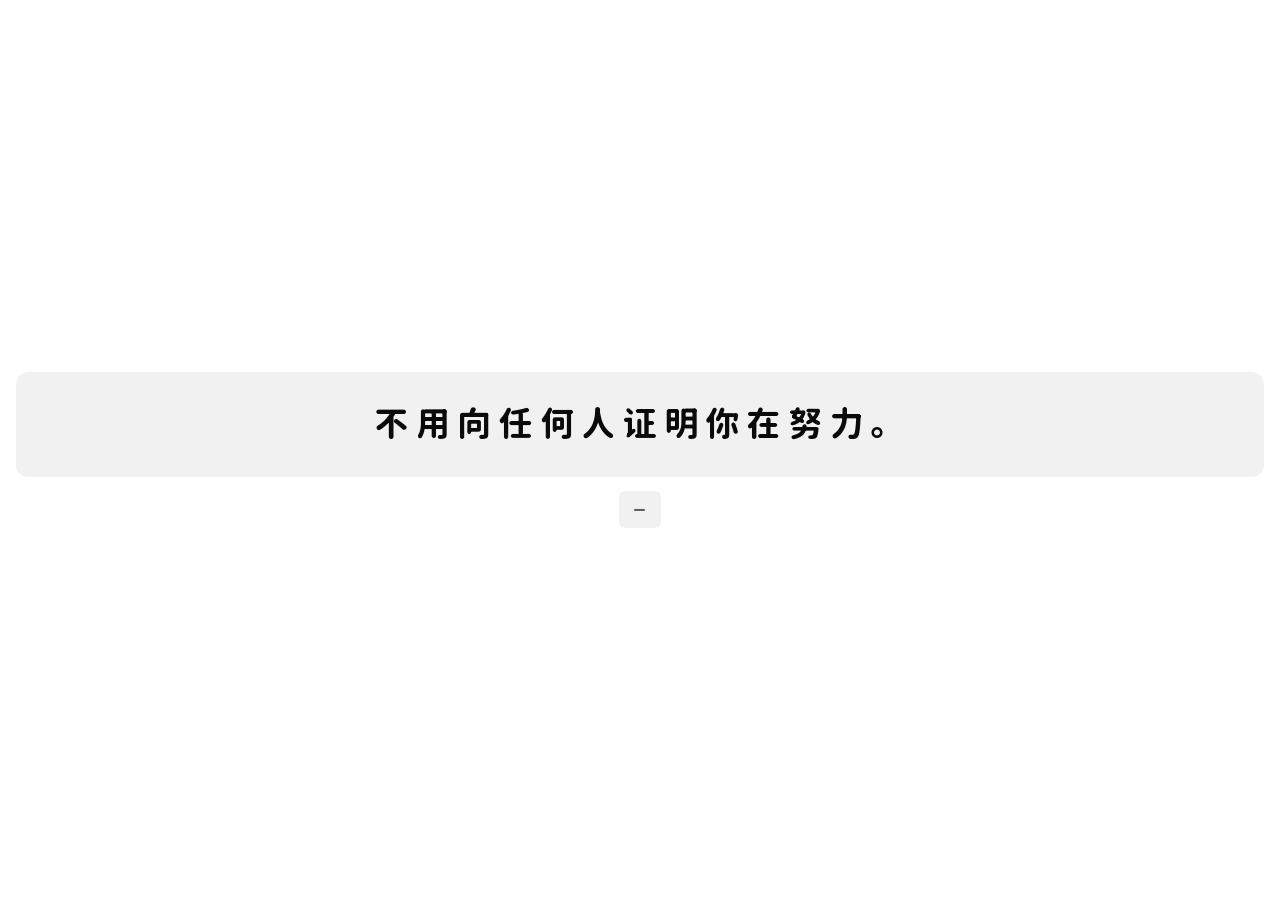
<file: quote/index.html>
<!DOCTYPE html>
<html lang="zh-CN">
<head>
<meta charset="UTF-8">
<meta name="viewport" content="width=device-width, initial-scale=1">
<title>今日一句</title>
<link rel="stylesheet" href="../assets/base.css">
<script>
  (function () {
    var q = new URLSearchParams(location.search);
    var t = q.get('theme');
    if (t === 'dark' || t === 'light') document.documentElement.setAttribute('data-theme', t);
    if (q.get('solid') === '1') document.documentElement.setAttribute('data-solid', '');
  })();
</script>
<style>
  .quote-block {
    width: 100%;
    padding: clamp(12px, 3vh, 26px) clamp(14px, 3vw, 26px);
    display: flex;
    align-items: center;
    justify-content: center;
    min-height: 0;
  }
  #text {
    margin: 0;
    text-align: center;
    font-size: clamp(14px, min(4.6vh, 3vw), 34px);
    line-height: 1.55;
    font-weight: var(--w-strong);
    letter-spacing: .01em;
    color: var(--ink);
    text-wrap: balance;
  }
</style>
</head>
<body>
  <div class="card">
    <div class="main">
      <div class="block quote-block">
        <p id="text">—</p>
      </div>
      <div class="row">
        <span class="chip" id="by">—</span>
      </div>
    </div>
  </div>

<script>
(function () {
  // 本地句子池，零外部请求。名言标注作者，自写的标 —
  var POOL = [
    ['在隆冬，我终于知道，我身上有一个不可战胜的夏天。', '加缪'],
    ['重要的不是治愈，而是带着病痛活下去。', '加缪'],
    ['我反抗，故我们存在。', '加缪'],
    ['人是被判定为自由的。', '萨特'],
    ['要爱具体的人，不要爱抽象的人。', '陀思妥耶夫斯基'],
    ['最要紧的是：首先善良，其次诚实，再其次永远不要相互遗忘。', '陀思妥耶夫斯基'],
    ['我不是在黑暗中，我是黑暗本身的一部分。', '—'],
    ['哪有什么胜利可言，挺住意味着一切。', '里尔克'],
    ['你必须改变你的生活。', '里尔克'],
    ['你不需要离开房间。只需坐在桌前倾听。', '卡夫卡'],
    ['我不匆忙，太阳和月亮也不匆忙。', '佩索阿'],
    ['凡不可说的，应当沉默。', '维特根斯坦'],
    ['慢的乐趣怎么失传了呢？', '昆德拉'],
    ['一个人知道自己为什么而活，就可以忍受任何一种生活。', '尼采'],
    ['我偏爱写诗的荒谬，胜过不写诗的荒谬。', '辛波斯卡'],
    ['岁月不饶人，我亦未曾饶过岁月。', '木心'],
    ['我是一个在黑暗中大雪纷飞的人哪。', '木心'],
    ['所谓无底深渊，下去，也是前程万里。', '木心'],
    ['生活最好的状态是冷冷清清的风风火火。', '木心'],

    ['把今天过完，就是答案的一部分。', '—'],
    ['不必一次想清楚一生，先想清楚这一页。', '—'],
    ['焦虑多半是因为想得太远，而手边的事没做。', '—'],
    ['你只需要把灯打开，黑暗就不能再占满房间。', '—'],
    ['沉默不是没话说，是话太重。', '—'],
    ['慢一点没关系，方向对就行。', '—'],
    ['真正的自律，是不必跟自己讨价还价。', '—'],
    ['孤独不是身边没人，是没有一个人听得懂你在说什么。', '—'],
    ['休息不是浪费，是让齿轮咬得回去。', '—'],
    ['身体比脑子诚实，累了它先说。', '—'],
    ['有些日子用来前进，有些日子只用来站住。', '—'],
    ['难过的时候不要做决定。', '—'],
    ['把标准立在自己身上，别人的评价就只是参考。', '—'],
    ['你已经比你以为的走得更远了。', '—'],
    ['想不通的事先放下，答案常在走路时冒出来。', '—'],
    ['一天里做成一件事就够了。', '—'],
    ['不要在深夜评价自己。', '—'],
    ['不用向任何人证明你在努力。', '—'],
    ['把小事做对，秩序就回来了。', '—'],
    ['能安静待一会儿的人，心里有地方。', '—'],
    ['怕，是因为在乎；怕完了还是要去。', '—'],
    ['所有的笨拙，都是还没熟的手。', '—'],
    ['把话说清楚，比把话说漂亮重要。', '—'],
    ['情绪来了先别动手，它待不了太久。', '—'],
    ['对一个人最深的照顾，是记得他说过的事。', '—'],
    ['你不需要被所有人喜欢，只需要被几个人认真对待。', '—'],
    ['慢慢来，也是一种到。', '—'],
    ['今天不必赢，今天别断。', '—'],
    ['手边有热的东西，就不算太冷。', '—'],
    ['读书是替自己找一些能一起说话的人。', '—']
  ];

  /* 每半小时换一句。诗句来自「今日诗词」开放接口：
       GET https://v1.jinrishici.com/all.json
       返回 { content, author, origin, category }，免费、无需 key、
       响应头 access-control-allow-origin: * —— 浏览器能直连。
     接口万一挂了就落回下面这个本地句池，界面永远不会空。

     刷新节奏：时间切成 30 分钟一格，跨格才重新取；
     每 15 秒对一次表，到点立刻换，不靠 setInterval(30min) 慢慢漂。 */
  var SLOT_MS = 30 * 60 * 1000;
  var POEM_API = 'https://v1.jinrishici.com/all.json';

  /* ── 节日当天改用本地诗句（这个组件没有时钟，节日自己算）──
     今日诗词 all.json 实测 20 次里只有 2 次节日类（10%），
     节日当天靠它随机八成给不到该节日的诗，所以特殊日子走本地表。 */
  var FEST = [
    { type: 'solar', m: 10, d: 1,  name: '国庆'   },
    { type: 'solar', m: 10, d: 31, name: '万圣节' },
    { type: 'solar', m: 12, d: 25, name: '圣诞'   },
    { type: 'lunar', m: 8,  d: 15, name: '中秋'   },
    { type: 'lunar', m: 1,  d: 1,  name: '春节'   }
  ];

  function todayFestival() {
    var now = new Date();
    for (var k = 0; k < FEST.length; k++) {
      var f = FEST[k];
      if (f.type === 'solar') {
        if (now.getMonth() + 1 === f.m && now.getDate() === f.d) return f.name;
      } else if (typeof toLunar === 'function') {
        var l = toLunar(now);
        if (!l.leap && l.m === f.m && l.d === f.d) return f.name;
      }
    }
    return '';
  }

  var FESTIVAL_POEMS = {
    '春节': [
      ['爆竹声中一岁除，春风送暖入屠苏。', '王安石 · 元日'],
      ['千门万户曈曈日，总把新桃换旧符。', '王安石 · 元日'],
      ['半盏屠苏犹未举，灯前小草写桃符。', '陆游 · 除夜雪']
    ],
    '中秋': [
      ['但愿人长久，千里共婵娟。', '苏轼 · 水调歌头'],
      ['海上生明月，天涯共此时。', '张九龄 · 望月怀远'],
      ['今夜月明人尽望，不知秋思落谁家。', '王建 · 十五夜望月'],
      ['露从今夜白，月是故乡明。', '杜甫 · 月夜忆舍弟']
    ],
    '国庆': [
      ['会当凌绝顶，一览众山小。', '杜甫 · 望岳'],
      ['黄河远上白云间，一片孤城万仞山。', '王之涣 · 凉州词'],
      ['大漠孤烟直，长河落日圆。', '王维 · 使至塞上']
    ],
    '万圣节': [
      ['银烛秋光冷画屏，轻罗小扇扑流萤。', '杜牧 · 秋夕'],
      ['秋风清，秋月明，落叶聚还散。', '李白 · 秋风词'],
      ['露湿秋香满池岸，由来不羡瓦松高。', '郑谷 · 菊']
    ],
    '圣诞': [
      ['忽如一夜春风来，千树万树梨花开。', '岑参 · 白雪歌送武判官归京'],
      ['晚来天欲雪，能饮一杯无。', '白居易 · 问刘十九'],
      ['孤舟蓑笠翁，独钓寒江雪。', '柳宗元 · 江雪']
    ]
  };

  function slotHash(slot) {
    var h = slot;
    h = (h ^ 61) ^ (h >>> 16);
    h = h + (h << 3);
    h = h ^ (h >>> 4);
    h = h * 0x27d4eb2d;
    h = h ^ (h >>> 15);
    return Math.abs(h) % POOL.length;
  }

  var elText = document.getElementById('text');
  var elBy   = document.getElementById('by');
  var curSlot = -1;

  function renderLocal(slot) {
    var item = POOL[slotHash(slot)];
    elText.textContent = item[0];
    elBy.textContent = item[1];
  }

  function render() {
    var slot = Math.floor(Date.now() / SLOT_MS);
    if (slot === curSlot) return;
    curSlot = slot;

    // ① 节日当天：本地节日诗，不出网，确定命中
    var fp = FESTIVAL_POEMS[todayFestival()];
    if (fp && fp.length) {
      var p = fp[slot % fp.length];
      elText.textContent = p[0];
      elBy.textContent = p[1];
      return;
    }

    // ② 平时：取今日诗词
    var ctrl = window.AbortController ? new AbortController() : null;
    var timer = setTimeout(function () { if (ctrl) ctrl.abort(); }, 8000);

    fetch(POEM_API, ctrl ? { signal: ctrl.signal, cache: 'no-store' } : { cache: 'no-store' })
      .then(function (r) {
        if (!r.ok) throw new Error('HTTP ' + r.status);
        return r.json();
      })
      .then(function (d) {
        clearTimeout(timer);
        if (!d || !d.content) throw new Error('empty');
        elText.textContent = d.content;
        var meta = [];
        if (d.author) meta.push(d.author);
        if (d.origin) meta.push(d.origin);
        elBy.textContent = meta.length ? meta.join(' · ') : '—';
      })
      .catch(function () {
        clearTimeout(timer);
        renderLocal(slot);      // 接口挂了先兜底，界面不能空
        /* 但兜底不等于认输：这一格还没结束就再试一次。
           否则一次网络抖动 / 偶发 403 会把本地句锁死半小时。 */
        setTimeout(function () {
          if (curSlot === slot) { curSlot = -1; render(); }
        }, 90000);
      });
  }

  render();
  setInterval(render, 15000);
})();
</script>
</body>
</html>
</file>
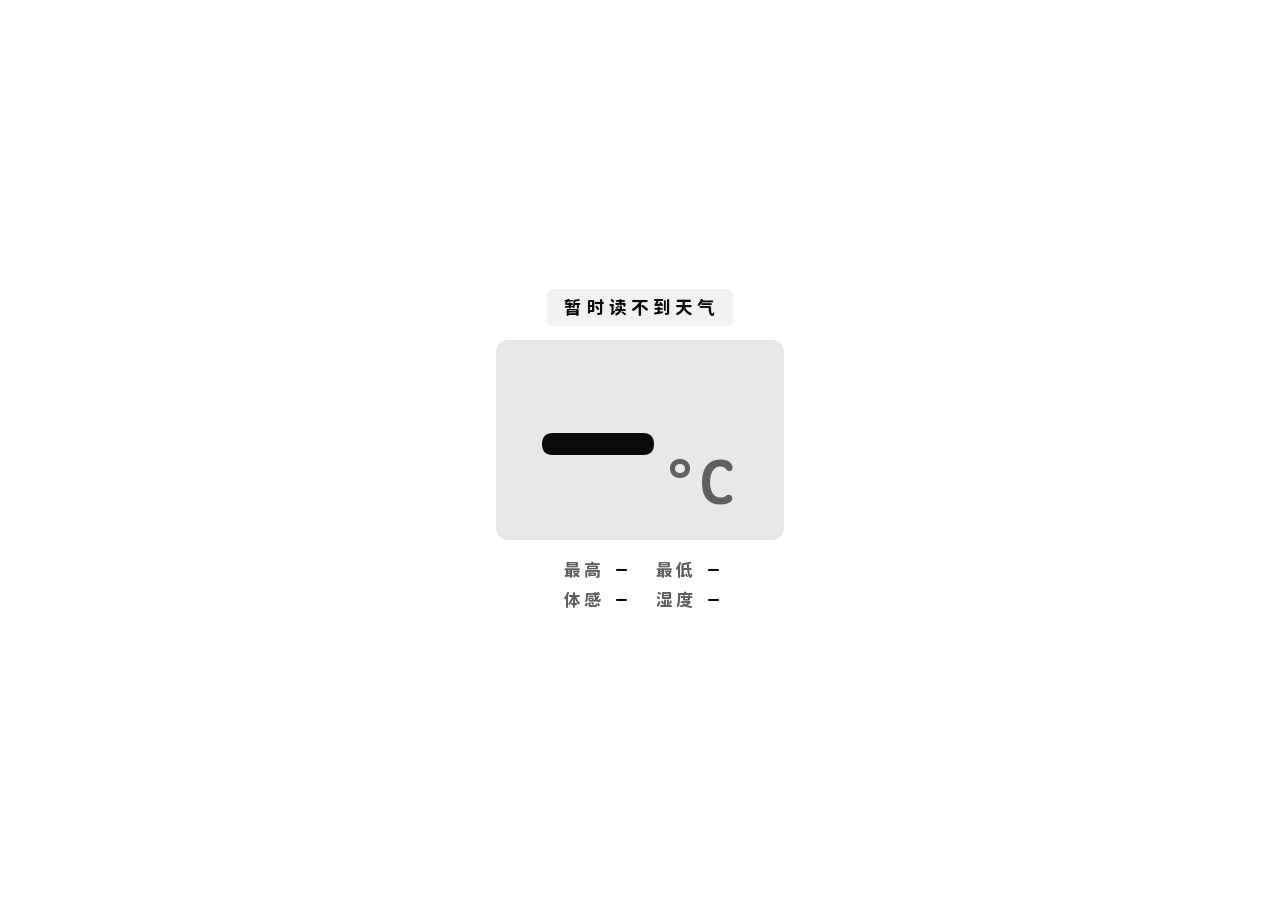
<file: weather/index.html>
<!DOCTYPE html>
<html lang="zh-CN">
<head>
<meta charset="UTF-8">
<meta name="viewport" content="width=device-width, initial-scale=1">
<title>天气</title>
<link rel="stylesheet" href="../assets/base.css">
<script>
  (function () {
    var q = new URLSearchParams(location.search);
    var t = q.get('theme');
    if (t === 'dark' || t === 'light') document.documentElement.setAttribute('data-theme', t);
    if (q.get('solid') === '1') document.documentElement.setAttribute('data-solid', '');
  })();
</script>
<style>
  /* 主字号存变量，单位跟着比例走，不用 em（em 相对 body 的 16px） */
  .card { --big: clamp(38px, min(34vh, 17vw), 180px); }
  #temp { font-size: var(--big); }
  .deg  { font-size: calc(var(--big) * .34); }

  /* 温度块做成横向舒展的长条，别是个方块；底色比顶部状态块亮一档，突出主次 */
  .block.temp-block {
    padding-left: clamp(22px, 5.5vw, 48px);
    padding-right: clamp(22px, 5.5vw, 48px);
    background: var(--surface-2);
  }

  /* 底部四项数据：2×2 网格
     列宽用 auto（=该列最宽那格的宽度），所以对齐还在，但标签和数字不会被拉开；
     整体 justify-content:center 居中，不再靠固定宽度撑开 */
  .grid {
    display: grid;
    grid-template-columns: auto auto;
    gap: clamp(4px, 1vh, 8px) clamp(16px, 3vw, 28px);
    justify-content: center;
    margin-top: clamp(2px, .6vh, 6px);
  }
  .grid span {
    display: flex;
    align-items: baseline;
    justify-content: space-between;
    gap: clamp(7px, 1.5vw, 13px);   /* 标签与数字之间的最小间隙 */
    font-size: clamp(13px, 6.5vh, 17px);
    color: var(--ink-2);
    letter-spacing: .02em;
    white-space: nowrap;
  }
  .grid b {
    color: var(--ink);
    font-weight: 700;
  }
</style>
</head>
<body>
  <div class="card">
    <div class="main">
      <span class="chip chip--strong" id="desc">正在读取…</span>

      <div class="block temp-block">
        <p class="display" id="temp">—</p>
        <span class="unit deg">°C</span>
      </div>

      <div class="grid">
        <span>最高<b id="hi">—</b></span>
        <span>最低<b id="lo">—</b></span>
        <span>体感<b id="feel">—</b></span>
        <span>湿度<b id="hum">—</b></span>
      </div>
    </div>
  </div>

<script>
(function () {
  // ── 只用 Open-Meteo，免费、无需 key ──────────────────────
  // 换城市：嵌地址后加 ?city=sz（默认大同），不占组件界面
  var CITIES = {
    dt: { name: '大同', lat: 40.0933, lon: 113.2998 },
    sz: { name: '苏州', lat: 31.2989, lon: 120.5853 }
  };

  var WMO = {
    0:'晴', 1:'大部晴', 2:'多云', 3:'阴',
    45:'雾', 48:'雾凇',
    51:'毛毛雨', 53:'小雨', 55:'细密雨',
    56:'冻雨', 57:'冻雨',
    61:'小雨', 63:'中雨', 65:'大雨',
    66:'冻雨', 67:'强冻雨',
    71:'小雪', 73:'中雪', 75:'大雪', 77:'雪粒',
    80:'阵雨', 81:'阵雨', 82:'强阵雨',
    85:'阵雪', 86:'强阵雪',
    95:'雷阵雨', 96:'雷暴冰雹', 99:'强雷暴冰雹'
  };

  var elTemp = document.getElementById('temp');
  var elDesc = document.getElementById('desc');
  var elHi   = document.getElementById('hi');
  var elLo   = document.getElementById('lo');
  var elFeel = document.getElementById('feel');
  var elHum  = document.getElementById('hum');

  var q = new URLSearchParams(location.search);
  var wanted = q.get('city');
  var current = (wanted && CITIES[wanted]) ? wanted : 'dt';

  var cache = {};
  var TTL = 10 * 60 * 1000;

  function dash(el, txt) { el.textContent = txt; }

  function fail(msg) {
    elTemp.textContent = '—';
    elDesc.textContent = msg || '暂时读不到天气';
    dash(elHi, '—'); dash(elLo, '—'); dash(elFeel, '—'); dash(elHum, '—');
  }

  function render(d, city) {
    var cur = d.current || {};
    var day = (d.daily || {});

    elTemp.textContent = Math.round(cur.temperature_2m);
    elDesc.textContent = (WMO[cur.weather_code] || '—') + ' · ' + city.name;

    var hi = Math.round((day.temperature_2m_max || [])[0]);
    var lo = Math.round((day.temperature_2m_min || [])[0]);

    dash(elHi,   isFinite(hi) ? hi + '°' : '—');
    dash(elLo,   isFinite(lo) ? lo + '°' : '—');
    dash(elFeel, Math.round(cur.apparent_temperature) + '°');
    dash(elHum,  Math.round(cur.relative_humidity_2m) + '%');
  }

  function fetchWeather(key) {
    var city = CITIES[key];
    var hit = cache[key];
    if (hit && Date.now() - hit.at < TTL) { render(hit.data, city); return; }

    elDesc.textContent = '正在读取…';

    var url = 'https://api.open-meteo.com/v1/forecast'
            + '?latitude=' + city.lat + '&longitude=' + city.lon
            + '&current=temperature_2m,apparent_temperature,weather_code,relative_humidity_2m'
            + '&daily=temperature_2m_max,temperature_2m_min'
            + '&timezone=Asia%2FShanghai&forecast_days=1';

    var ctrl = window.AbortController ? new AbortController() : null;
    var timer = setTimeout(function () { if (ctrl) ctrl.abort(); }, 12000);

    fetch(url, ctrl ? { signal: ctrl.signal } : undefined)
      .then(function (r) {
        if (!r.ok) throw new Error('HTTP ' + r.status);
        return r.json();
      })
      .then(function (data) {
        clearTimeout(timer);
        cache[key] = { at: Date.now(), data: data };
        render(data, city);
      })
      .catch(function () {
        clearTimeout(timer);
        fail('暂时读不到天气');
      });
  }

  fetchWeather(current);
  setInterval(function () { fetchWeather(current); }, TTL);
})();
</script>
</body>
</html>
</file>
<file: assets/base.css>
/* ============================================================
   notion-widgets · 共用设计系统
   Maple Mono NF CN（子集化本地托管）· 粗体 · 纯黑白
   每个元素自带边框与背景 · 自动深浅色 · 铺满容器
   —— 无外部依赖、无任何密钥
   ============================================================ */

/* 字体：本地托管，单文件覆盖 400–700 全字重。
   收录 GB2312 全部 6763 个汉字 + 组件自身用字，共 6891 个码位。
   为什么收到这么宽：诗句来自今日诗词接口，字符不可预知。当初按组件自己写死的
   文字只收了 898 个码位，结果 10 句诗里 10 句都有生僻字（兮/殇/毂/綦…）回落到
   系统字体，同一行字的粗细和字形对不上。
   组件实际只用 600 和 700 两个字重，600 按 CSS 规范就近匹配到 700 那份，
   所以 regular 从来不会被请求，直接砍掉，省下的体积全用来扩容。
   来源 Maple Mono v7.9，OFL-1.1，许可全文见 assets/fonts/OFL.txt */
@font-face {
  font-family: "Maple Mono NF CN Web";
  src: url("./fonts/maple-bold.woff2") format("woff2");
  font-weight: 400 700;
  font-style: normal;
  font-display: swap;
}

:root {
  color-scheme: light dark;

  /* 圆角：统一一套，小圆角方正 */
  --r-lg: 12px;
  --r-md: 6px;
  --r-sm: 4px;

  /* 间距 4 基数 */
  --s1: 4px;
  --s2: 8px;
  --s3: 12px;
  --s4: 16px;
  --s5: 22px;
  --s6: 32px;

  /* 浅色：元素块改成半透明遮罩，叠在宿主背景上自动适配（Notion 白/米/灰都能用） */
  --bg: #ffffff;
  --surface: rgba(0, 0, 0, .055);
  --surface-2: rgba(0, 0, 0, .092);
  --ink: #0a0a0a;
  --ink-2: #5f5f5f;
  --ink-3: #8a8a8a;
  --line: rgba(0, 0, 0, .08);
  --line-strong: rgba(0, 0, 0, .14);

  /* 优先用手上托管那份，保证各设备一致；缺字再回落本机与系统 */
  --font: "Maple Mono NF CN Web", "Maple Mono NF CN", ui-monospace,
          "SF Mono", "JetBrains Mono", Menlo, Consolas, monospace;
  --mono: var(--font);

  --w-body: 600;    /* 辅助文字也保持偏粗 */
  --w-strong: 700;  /* 主数字 / 关键信息 */

  --ease: cubic-bezier(.22, .61, .36, 1);
}

/* 跟随系统 */
@media (prefers-color-scheme: dark) {
  :root {
    --bg: #0a0a0a;
    --surface: rgba(255, 255, 255, .085);
    --surface-2: rgba(255, 255, 255, .14);
    --ink: #fafafa;
    --ink-2: #b4b4b4;
    --ink-3: #8a8a8a;
    --line: rgba(255, 255, 255, .10);
    --line-strong: rgba(255, 255, 255, .18);
  }
}

/* 手动强制：?theme=dark / ?theme=light */
:root[data-theme="dark"] {
  color-scheme: dark;
  --bg: #0a0a0a;
  --surface: rgba(255, 255, 255, .085);
  --surface-2: rgba(255, 255, 255, .14);
  --ink: #fafafa;
  --ink-2: #b4b4b4;
  --ink-3: #8a8a8a;
  --line: rgba(255, 255, 255, .10);
  --line-strong: rgba(255, 255, 255, .18);
}

:root[data-theme="light"] {
  color-scheme: light;
  --bg: #ffffff;
  --surface: rgba(0, 0, 0, .055);
  --surface-2: rgba(0, 0, 0, .092);
  --ink: #0a0a0a;
  --ink-2: #5f5f5f;
  --ink-3: #8a8a8a;
  --line: rgba(0, 0, 0, .08);
  --line-strong: rgba(0, 0, 0, .14);
}

* { box-sizing: border-box; }

html, body {
  height: 100%;
  margin: 0;
  overflow: hidden;          /* iframe 里不要出现滚动条 */
}

body {
  font-family: var(--font);
  font-weight: var(--w-body);
  color: var(--ink);
  background: transparent;   /* 圆角四角透出 Notion 底色 */
  -webkit-font-smoothing: antialiased;
  text-rendering: optimizeLegibility;
}

/* ── 外框：铺满 iframe。默认透明，让宿主页面背景直接透出来 ────────── */
.card {
  height: 100%;
  width: 100%;
  display: flex;
  flex-direction: column;
  gap: clamp(8px, 2vh, 16px);
  padding: clamp(8px, 2vh, 16px);
  background: transparent;
  border-radius: var(--r-lg);
  overflow: hidden;
  justify-content: center;
}

/* 想回到实心卡片：地址后加 ?solid=1 */
:root[data-solid] .card { background: var(--bg); }

/* ── 元素一：chip —— 小信息块，自带边框与底色 ─────────── */
.chip {
  display: inline-flex;
  align-items: center;
  justify-content: center;
  gap: 5px;
  padding: clamp(5px, 1.25vh, 8px) clamp(10px, 1.7vw, 15px);
  background: var(--surface);
  border-radius: var(--r-md);
  font-family: var(--font);
  font-size: clamp(13px, 7vh, 18px);
  font-weight: var(--w-body);
  letter-spacing: .01em;
  line-height: 1.2;
  color: var(--ink-2);
  white-space: nowrap;
  min-width: 0;
  max-width: 100%;
  overflow: hidden;
  text-overflow: ellipsis;
}

.chip b { font-weight: var(--w-strong); color: var(--ink); }

/* 想强调的 chip：文字用主色，不带反色块 */
.chip--strong { color: var(--ink); }

/* 分段切换（城市之类的二选一）：一体化容器，不是散落的按钮 */
.seg {
  display: inline-flex;
  align-items: center;
  gap: 2px;
  padding: 2px;
  background: var(--surface);
  border-radius: var(--r-md);
}
.seg button {
  appearance: none;
  border: 0;
  background: transparent;
  color: var(--ink-2);
  font-family: var(--font);
  font-weight: var(--w-body);
  font-size: clamp(13px, 7vh, 18px);
  letter-spacing: .01em;
  padding: clamp(4px, 1.1vh, 7px) clamp(9px, 1.5vw, 13px);
  border-radius: calc(var(--r-md) - 2px);
  cursor: pointer;
  white-space: nowrap;
  transition: background .16s var(--ease), color .16s var(--ease);
  -webkit-tap-highlight-color: transparent;
}
.seg button:hover { color: var(--ink); }
.seg button[aria-pressed="true"] {
  background: var(--ink);
  color: var(--bg);
}
.seg button:focus-visible {
  outline: 2px solid var(--ink);
  outline-offset: 1px;
}

/* 反色 chip：当前状态 / 主标签 */
.chip--ink {
  background: var(--ink);
  color: var(--bg);
  border-color: var(--ink);
}
.chip--ink b { color: var(--bg); }

/* 可点的 chip（城市切换） */
button.chip {
  cursor: pointer;
  transition: background .16s var(--ease), color .16s var(--ease),
              border-color .16s var(--ease);
  -webkit-tap-highlight-color: transparent;
}
button.chip:hover { background: var(--surface-2); }
button.chip[aria-pressed="true"] {
  background: var(--ink);
  color: var(--bg);
  border-color: var(--ink);
}
button.chip:focus-visible {
  outline: 2px solid var(--ink);
  outline-offset: 2px;
}

/* ── 元素二：block —— 主信息块，更大更厚 ──────────────── */
.block {
  display: flex;
  align-items: baseline;
  justify-content: center;
  gap: clamp(6px, 1.4vw, 14px);
  padding: clamp(7px, 2vh, 17px) clamp(13px, 2.9vw, 27px);
  background: var(--surface);
  border-radius: var(--r-lg);
  min-width: 0;
  max-width: 100%;
}

/* ── 三行骨架 ─────────────────────────────────────────── */
.top,
.foot {
  display: flex;
  align-items: center;
  gap: clamp(4px, 1.2vw, 8px);
  min-height: clamp(22px, 5.2vh, 32px);
  flex-wrap: wrap;          /* 窄屏自动换行，永不溢出 */
}

.top { justify-content: space-between; }
.foot { justify-content: space-between; }

.main {
  flex: 0 1 auto;
  display: flex;
  flex-direction: column;
  align-items: center;
  justify-content: center;
  gap: clamp(6px, 1.8vh, 14px);
  min-height: 0;
  min-width: 0;
  width: 100%;
}

/* 主体里的一行小 chip（比如秒 + 日期） */
.row {
  display: flex;
  align-items: center;
  justify-content: center;
  gap: clamp(4px, 1vw, 8px);
  flex-wrap: wrap;
  min-width: 0;
  max-width: 100%;
}

/* ── 文字 ─────────────────────────────────────────────── */
.display {
  font-family: var(--font);
  font-weight: var(--w-strong);
  font-variant-numeric: tabular-nums;
  letter-spacing: -.02em;
  line-height: .92;
  margin: 0;
}

.unit {
  font-family: var(--font);
  font-weight: var(--w-body);
  color: var(--ink-2);
  line-height: 1;
}

/* 主块内的秒数：跟大数字同一基线。字号由各组件按主字号的一半自行指定，
   不要在这里用 em —— em 是相对父元素（body 16px），不是相对大数字 */
.sec {
  font-family: var(--font);
  font-weight: 600;
  color: var(--ink-2);
  letter-spacing: 0;
  margin-left: .06em;
}

.sub {
  margin: 0;
  font-size: clamp(10px, 2.1vh, 15px);
  font-weight: var(--w-body);
  color: var(--ink-2);
  letter-spacing: .02em;
  white-space: nowrap;
}

/* 兼容旧类名 */
.label { font-size: clamp(9.5px, 1.95vh, 12.5px); font-weight: var(--w-body); letter-spacing: .1em; text-transform: uppercase; }
.pill {
  display: inline-flex; align-items: center; justify-content: center; gap: 5px;
  padding: clamp(5px, 1.25vh, 8px) clamp(10px, 1.7vw, 15px);
  background: var(--surface);
  border-radius: var(--r-md); color: var(--ink-2);
  font-family: var(--font); font-weight: var(--w-body);
  font-size: clamp(13px, 7vh, 18px); letter-spacing: .04em;
  cursor: pointer; white-space: nowrap;
  transition: background .16s var(--ease), color .16s var(--ease);
}
.pill[aria-pressed="true"] { background: var(--ink); color: var(--bg); border-color: var(--ink); }
.state { color: var(--ink-3); font-size: clamp(10px, 2vh, 14px); letter-spacing: .04em; }
.hr { height: 1px; background: var(--line); width: 100%; flex: 0 0 auto; }

@media (prefers-reduced-motion: reduce) {
  * { transition: none !important; animation: none !important; }
}
</file>
